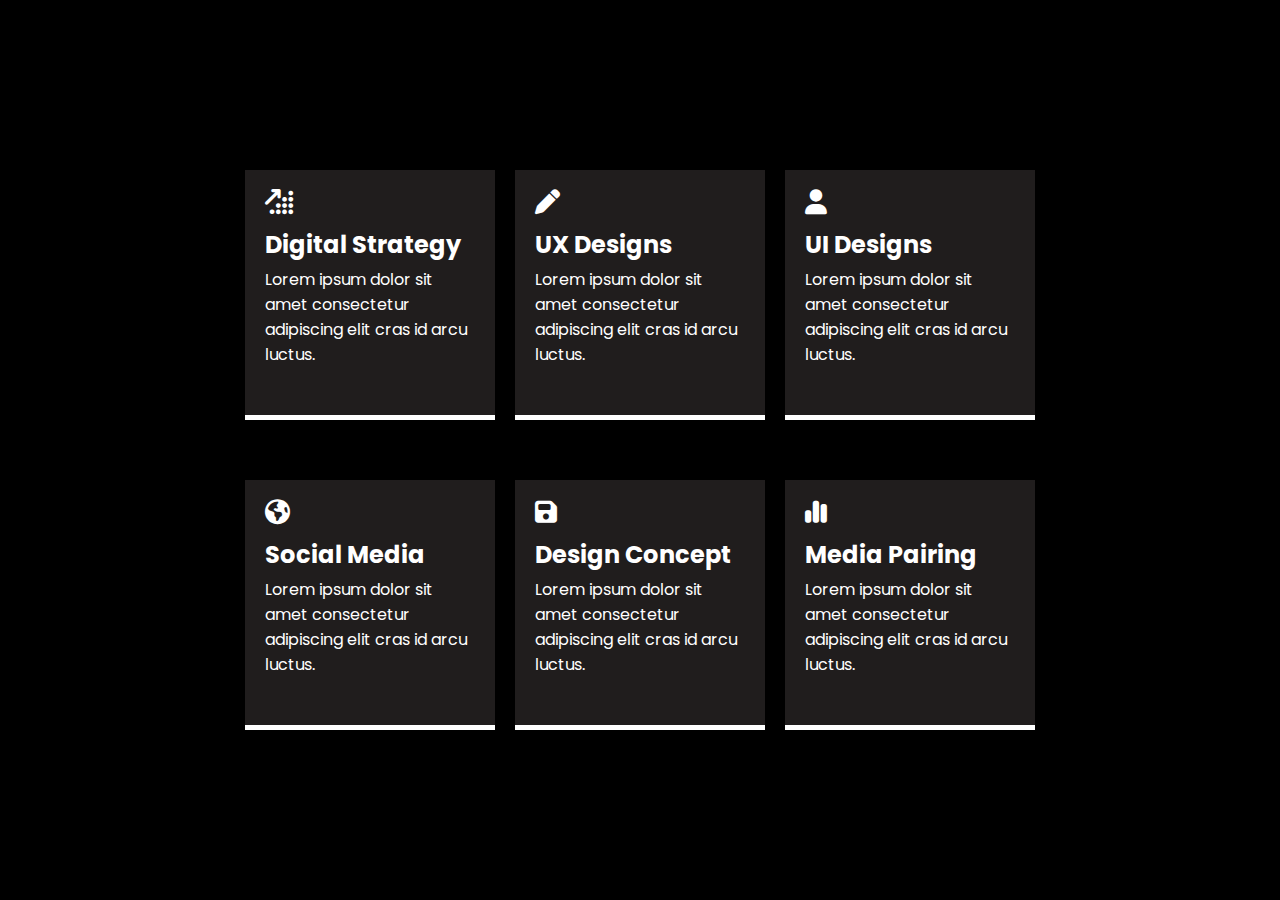
<file: index.html>
<!DOCTYPE html>
<html lang="en">
<head>
    <meta charset="UTF-8">
    <meta name="viewport" content="width=device-width, initial-scale=1.0">
    <title>Document</title>
    <link rel="stylesheet" href="./styles.css">
    <link rel="stylesheet" href="https://cdnjs.cloudflare.com/ajax/libs/font-awesome/6.7.1/css/all.min.css">
</head>
<body>
    
    <div class="container">
        <div class="content-box">
            <div class="box">
                <i class="fa-solid fa-arrow-up-right-dots"></i>
                <h2>Digital Strategy</h2>
                <p>Lorem ipsum dolor sit amet consectetur adipiscing elit cras id arcu luctus.</p>
            </div>
            <div class="box">
                <i class="fa-solid fa-pen"></i>
                <h2>UX Designs</h2>
                <p>Lorem ipsum dolor sit amet consectetur adipiscing elit cras id arcu luctus.</p>
            </div>
            <div class="box">
                <i class="fa-solid fa-user"></i>
                <h2>UI Designs</h2>
                <p>Lorem ipsum dolor sit amet consectetur adipiscing elit cras id arcu luctus.</p>
            </div>
        </div>
        <div class="content-box">
            <div class="box">
                <i class="fa-solid fa-earth-americas"></i>
                <h2>Social Media</h2>
                <p>Lorem ipsum dolor sit amet consectetur adipiscing elit cras id arcu luctus.</p>
            </div>
            <div class="box">
                <i class="fa-solid fa-floppy-disk"></i>
                <h2>Design Concept</h2>
                <p>Lorem ipsum dolor sit amet consectetur adipiscing elit cras id arcu luctus.</p>
            </div>
            <div class="box">
                <i class="fa-solid fa-chart-simple"></i>
                <h2>Media Pairing</h2>
                <p>Lorem ipsum dolor sit amet consectetur adipiscing elit cras id arcu luctus.</p>
            </div>
        </div>
    </div>
</body>
</html>
</file>
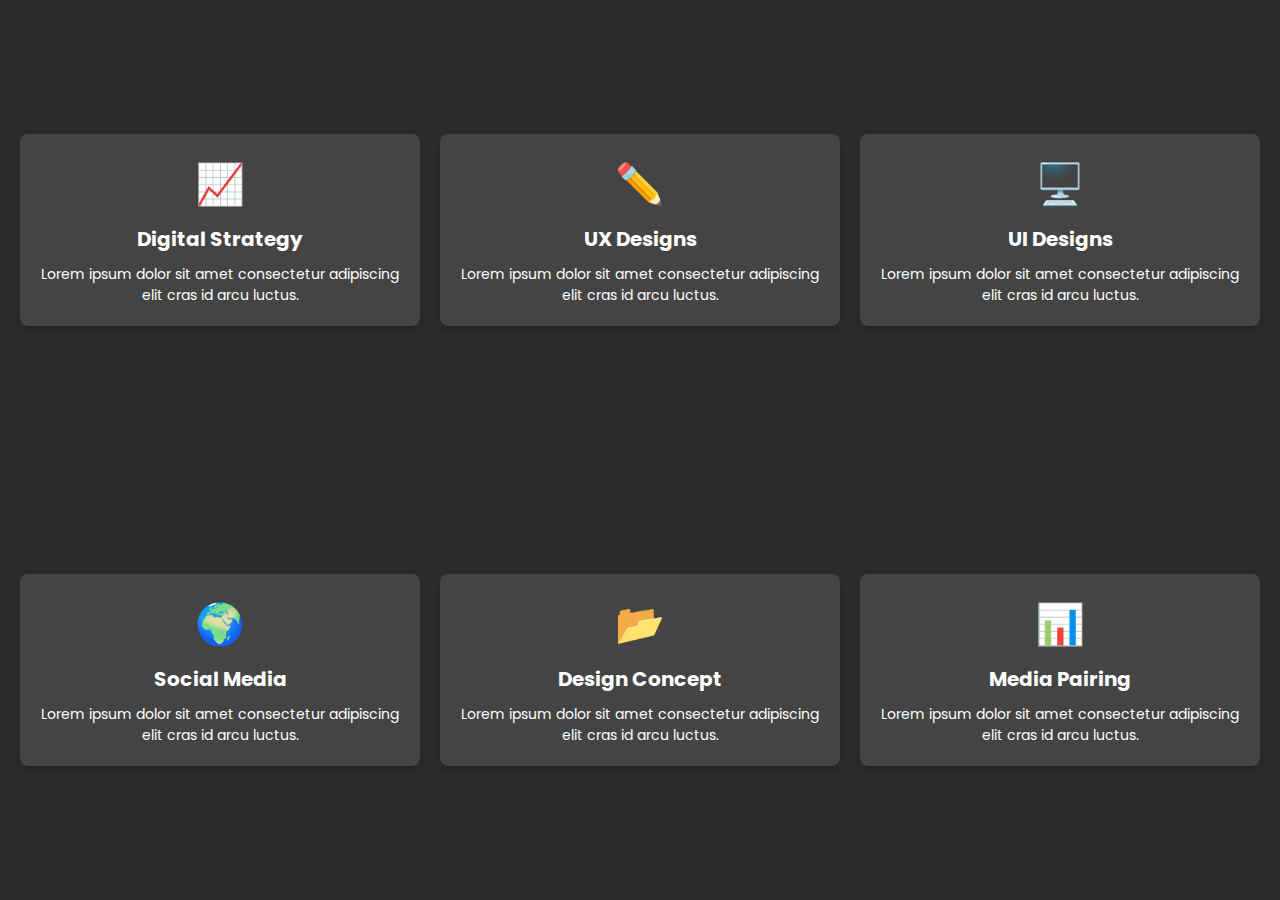
<file: index2.html>
<!DOCTYPE html>  
<html lang="en">  
<head>  
    <meta charset="UTF-8">  
    <meta name="viewport" content="width=device-width, initial-scale=1.0">  
    <link rel="stylesheet" href="styles.css">  
    <title>Service Cards</title>  
    <style>
        body {  
    background-color: #2c2c2c;  
    color: #fff;  
    font-family: Arial, sans-serif;  
    display: flex;  
    justify-content: center;  
    align-items: center;  
    height: 100vh;  
    margin: 0;  
}  

.container {  
    display: grid;  
    grid-template-columns: repeat(3, 1fr);  
    gap: 20px;  
    padding: 20px;  
}  

.card {  
    background-color: #444;  
    border-radius: 8px;  
    padding: 20px;  
    text-align: center;  
    box-shadow: 0 4px 8px rgba(0, 0, 0, 0.2);  
    transition: transform 0.3s;  
}  

.card:hover {  
    transform: scale(1.05);  
}  

.icon {  
    font-size: 40px;  
    margin-bottom: 10px;  
}  

h3 {  
    font-size: 20px;  
    margin: 10px 0;  
}  

p {  
    font-size: 14px;  
}
    </style>
</head>  
<body>  
    <div class="container">  
        <div class="card">  
            <div class="icon">📈</div>  
            <h3>Digital Strategy</h3>  
            <p>Lorem ipsum dolor sit amet consectetur adipiscing elit cras id arcu luctus.</p>  
        </div>  
        <div class="card">  
            <div class="icon">✏️</div>  
            <h3>UX Designs</h3>  
            <p>Lorem ipsum dolor sit amet consectetur adipiscing elit cras id arcu luctus.</p>  
        </div>  
        <div class="card">  
            <div class="icon">🖥️</div>  
            <h3>UI Designs</h3>  
            <p>Lorem ipsum dolor sit amet consectetur adipiscing elit cras id arcu luctus.</p>  
        </div>  
        <div class="card">  
            <div class="icon">🌍</div>  
            <h3>Social Media</h3>  
            <p>Lorem ipsum dolor sit amet consectetur adipiscing elit cras id arcu luctus.</p>  
        </div>  
        <div class="card">  
            <div class="icon">📂</div>  
            <h3>Design Concept</h3>  
            <p>Lorem ipsum dolor sit amet consectetur adipiscing elit cras id arcu luctus.</p>  
        </div>  
        <div class="card">  
            <div class="icon">📊</div>  
            <h3>Media Pairing</h3>  
            <p>Lorem ipsum dolor sit amet consectetur adipiscing elit cras id arcu luctus.</p>  
        </div>  
    </div>  
</body>  
</html>
</file>
<file: styles.css>
@import url("https://fonts.googleapis.com/css2?family=Poppins:ital,wght@0,100;0,200;0,300;0,400;0,500;0,600;0,700;0,800;0,900;1,100;1,200;1,300;1,400;1,500;1,600;1,700;1,800;1,900&display=swap");

*{
    margin: 0;
    padding: 0;
    box-sizing: border-box;
    font-family: poppins, sans-serif;
    
}
body{
    background-color: black;
    width: 100%;
    height: 100vh;
    background-attachment: fixed;
}
body::-webkit-scrollbar{
    display: none;
}
.container{
    display: flex;
    width: 100%;
    flex-direction: column;
    height: 100vh;
    justify-content: center;
    align-items: center;
    padding: 10px;
    color: white;
}
.content-box{
    display: flex;
    margin: 20px;
}
.content-box  .box{
    background-color: rgb(32, 29, 29);
    margin: 10px;
    padding: 20px;
    width: 250px;
    height: 250px;
    border-bottom: 5px solid white;
    transition: all 0.5s;
}
.box i{
    font-size: 25px;
    margin: 0 0 10px 0;
}
.box h2{
    margin: 2px 0 5px 0;
}
.box:hover{
    color: black !important;
    background-color: aqua;
    transform: scale(1.1);
    border-bottom: 5px solid yellow;
}
</file>
